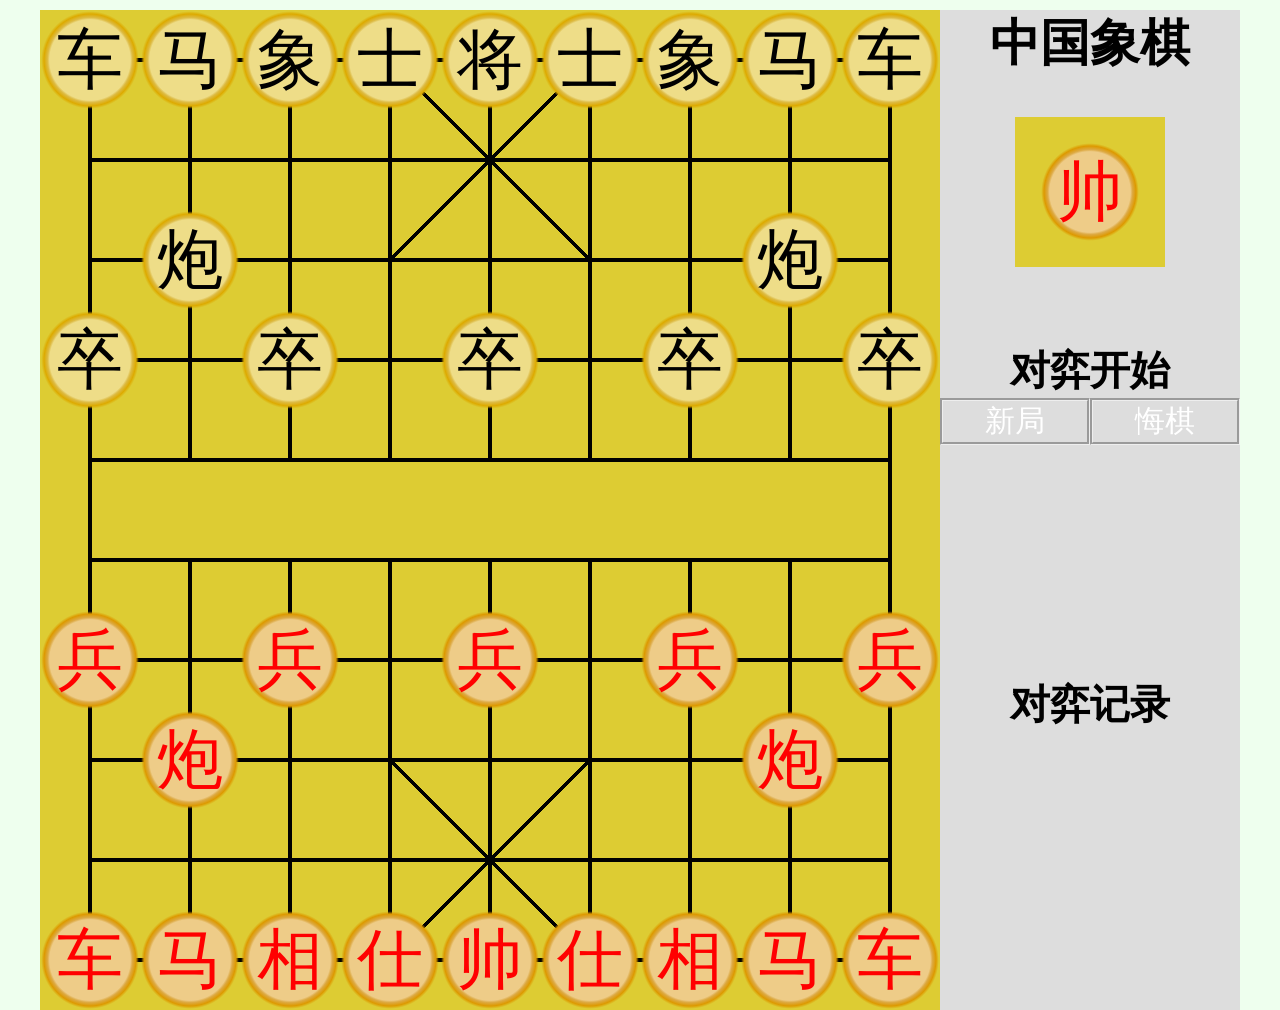
<file: index.html>
<!DOCTYPE html>
<html>
<head>
	<meta charset="UTF-8">
	<meta name="viewport" content="width=device-width">
	<link rel="stylesheet" type="text/css" href="cn-chess.css">
	<title>中国象棋</title>
</head>
<body>
	<div id="cn-chess">
		<div id="board">
			<div id="sq00">车</div>
			<div id="sq01">马</div>
			<div id="sq02">象</div>
			<div id="sq03">士</div>
			<div id="sq04">将</div>
			<div id="sq05">士</div>
			<div id="sq06">象</div>
			<div id="sq07">马</div>
			<div id="sq08">车</div>
			<div id="sq10"> </div>
			<div id="sq11"> </div>
			<div id="sq12"> </div>
			<div id="sq13"> </div>
			<div id="sq14"> </div>
			<div id="sq15"> </div>
			<div id="sq16"> </div>
			<div id="sq17"> </div>
			<div id="sq18"> </div>
			<div id="sq20"> </div>
			<div id="sq21">炮</div>
			<div id="sq22"> </div>
			<div id="sq23"> </div>
			<div id="sq24"> </div>
			<div id="sq25"> </div>
			<div id="sq26"> </div>
			<div id="sq27">炮</div>
			<div id="sq28"> </div>
			<div id="sq30">卒</div>
			<div id="sq31"> </div>
			<div id="sq32">卒</div>
			<div id="sq33"> </div>
			<div id="sq34">卒</div>
			<div id="sq35"> </div>
			<div id="sq36">卒</div>
			<div id="sq37"> </div>
			<div id="sq38">卒</div>
			<div id="sq40"> </div>
			<div id="sq41"> </div>
			<div id="sq42"> </div>
			<div id="sq43"> </div>
			<div id="sq44"> </div>
			<div id="sq45"> </div>
			<div id="sq46"> </div>
			<div id="sq47"> </div>
			<div id="sq48"> </div>
			<div id="sq50"> </div>
			<div id="sq51"> </div>
			<div id="sq52"> </div>
			<div id="sq53"> </div>
			<div id="sq54"> </div>
			<div id="sq55"> </div>
			<div id="sq56"> </div>
			<div id="sq57"> </div>
			<div id="sq58"> </div>
			<div id="sq60">兵</div>
			<div id="sq61"> </div>
			<div id="sq62">兵</div>
			<div id="sq63"> </div>
			<div id="sq64">兵</div>
			<div id="sq65"> </div>
			<div id="sq66">兵</div>
			<div id="sq67"> </div>
			<div id="sq68">兵</div>
			<div id="sq70"> </div>
			<div id="sq71">炮</div>
			<div id="sq72"> </div>
			<div id="sq73"> </div>
			<div id="sq74"> </div>
			<div id="sq75"> </div>
			<div id="sq76"> </div>
			<div id="sq77">炮</div>
			<div id="sq78"> </div>
			<div id="sq80"> </div>
			<div id="sq81"> </div>
			<div id="sq82"> </div>
			<div id="sq83"> </div>
			<div id="sq84"> </div>
			<div id="sq85"> </div>
			<div id="sq86"> </div>
			<div id="sq87"> </div>
			<div id="sq88"> </div>
			<div id="sq90">车</div>
			<div id="sq91">马</div>
			<div id="sq92">相</div>
			<div id="sq93">仕</div>
			<div id="sq94">帅</div>
			<div id="sq95">仕</div>
			<div id="sq96">相</div>
			<div id="sq97">马</div>
			<div id="sq98">车</div>
			
		</div>
		<div id= "information">
			<h1 id="name">中国象棋</h1>
			<p id="player"> </p>
		</div>
		<div id= "control">
			<h1 id="tip">对弈开始</h1>
			<p id="start">新局</p>
			<p id="retract">悔棋</p>
		</div>
		<div id="report">
			<h1>对弈记录</h1>
			<p> </p>
		</div>
	</div>
	<script type="text/javascript" src="global.js"></script>
	<script type="text/javascript" src="cn-chess.js"></script>
</body>
</html>
</file>
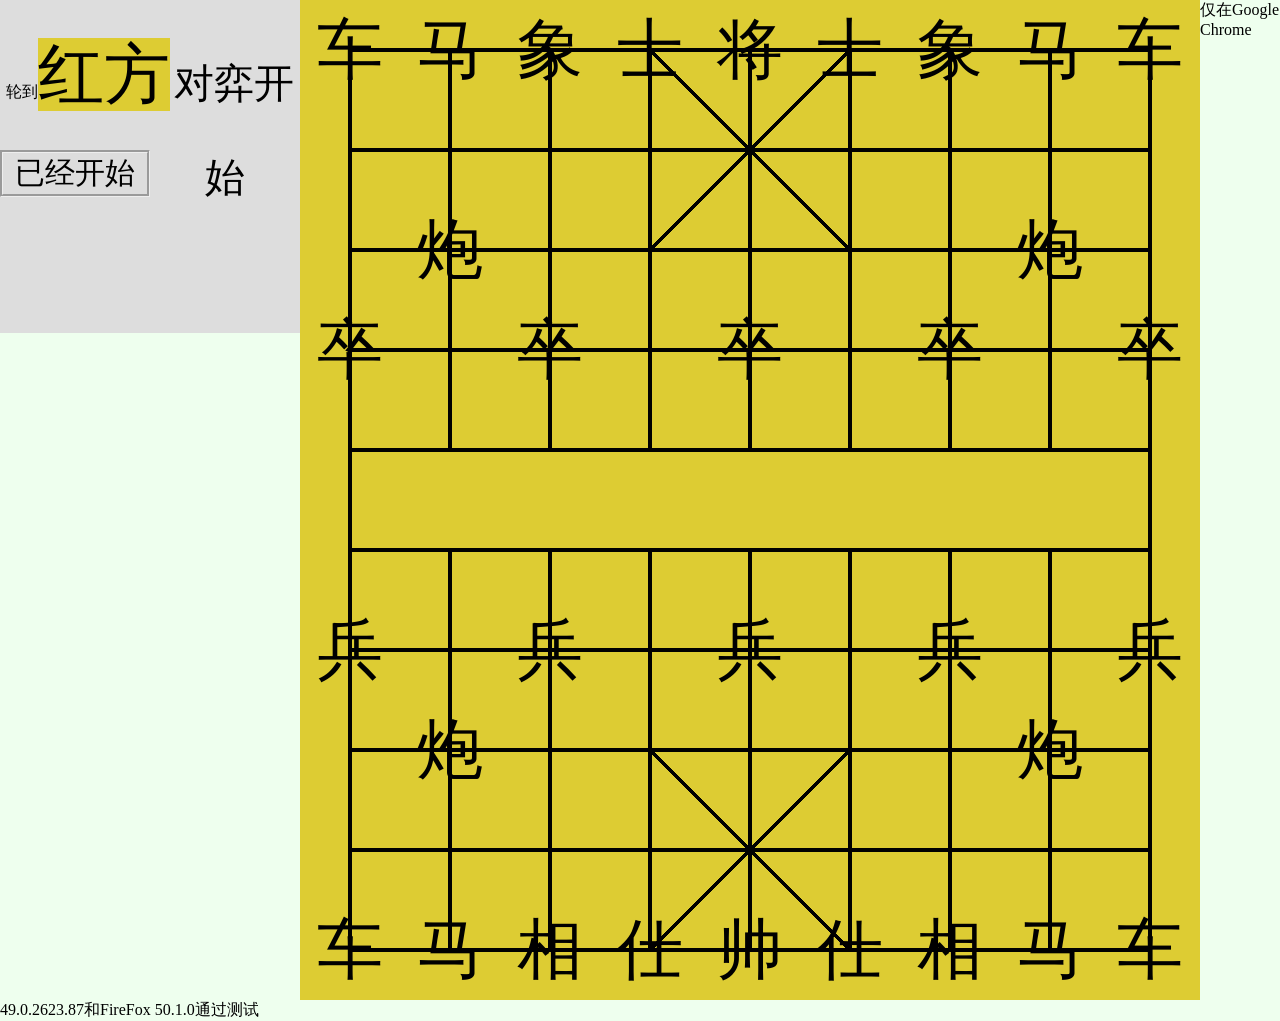
<file: cn-chess.html>
<!DOCTYPE html>
<html>
<head>
	<meta charset="UTF-8">
	<link rel="stylesheet" type="text/css" href="cn-chess.css">
	<title>中国象棋</title>
</head>
<body>
	<div id= "control">
		<p>轮到<span id="player">红方</span>
		<span id="tip">对弈开始</span>
		<span id="start">已经开始</span></p>
	</div>
	<div id="board">
		<div id="sq00">车</div>
		<div id="sq01">马</div>
		<div id="sq02">象</div>
		<div id="sq03">士</div>
		<div id="sq04">将</div>
		<div id="sq05">士</div>
		<div id="sq06">象</div>
		<div id="sq07">马</div>
		<div id="sq08">车</div>
		<div id="sq10"> </div>
		<div id="sq11"> </div>
		<div id="sq12"> </div>
		<div id="sq13"> </div>
		<div id="sq14"> </div>
		<div id="sq15"> </div>
		<div id="sq16"> </div>
		<div id="sq17"> </div>
		<div id="sq18"> </div>
		<div id="sq20"> </div>
		<div id="sq21">炮</div>
		<div id="sq22"> </div>
		<div id="sq23"> </div>
		<div id="sq24"> </div>
		<div id="sq25"> </div>
		<div id="sq26"> </div>
		<div id="sq27">炮</div>
		<div id="sq28"> </div>
		<div id="sq30">卒</div>
		<div id="sq31"> </div>
		<div id="sq32">卒</div>
		<div id="sq33"> </div>
		<div id="sq34">卒</div>
		<div id="sq35"> </div>
		<div id="sq36">卒</div>
		<div id="sq37"> </div>
		<div id="sq38">卒</div>
		<div id="sq40"> </div>
		<div id="sq41"> </div>
		<div id="sq42"> </div>
		<div id="sq43"> </div>
		<div id="sq44"> </div>
		<div id="sq45"> </div>
		<div id="sq46"> </div>
		<div id="sq47"> </div>
		<div id="sq48"> </div>
		<div id="sq50"> </div>
		<div id="sq51"> </div>
		<div id="sq52"> </div>
		<div id="sq53"> </div>
		<div id="sq54"> </div>
		<div id="sq55"> </div>
		<div id="sq56"> </div>
		<div id="sq57"> </div>
		<div id="sq58"> </div>
		<div id="sq60">兵</div>
		<div id="sq61"> </div>
		<div id="sq62">兵</div>
		<div id="sq63"> </div>
		<div id="sq64">兵</div>
		<div id="sq65"> </div>
		<div id="sq66">兵</div>
		<div id="sq67"> </div>
		<div id="sq68">兵</div>
		<div id="sq70"> </div>
		<div id="sq71">炮</div>
		<div id="sq72"> </div>
		<div id="sq73"> </div>
		<div id="sq74"> </div>
		<div id="sq75"> </div>
		<div id="sq76"> </div>
		<div id="sq77">炮</div>
		<div id="sq78"> </div>
		<div id="sq80"> </div>
		<div id="sq81"> </div>
		<div id="sq82"> </div>
		<div id="sq83"> </div>
		<div id="sq84"> </div>
		<div id="sq85"> </div>
		<div id="sq86"> </div>
		<div id="sq87"> </div>
		<div id="sq88"> </div>
		<div id="sq90">车</div>
		<div id="sq91">马</div>
		<div id="sq92">相</div>
		<div id="sq93">仕</div>
		<div id="sq94">帅</div>
		<div id="sq95">仕</div>
		<div id="sq96">相</div>
		<div id="sq97">马</div>
		<div id="sq98">车</div>
		
	</div>
	<p>仅在Google Chrome 49.0.2623.87和FireFox 50.1.0通过测试</p>

	<script type="text/javascript" src="cn-chess.js"></script>
</body>
</html>
</file>
<file: cn-chess.css>
body{
	-webkit-user-select:none;
    -moz-user-select:none;
    -ms-user-select:none;
    user-select:none;
    cursor: default;
    margin: 0;
    background-color: #efe;
}
p,h1{
	margin:0;
}
#cn-chess{
	margin: 10px auto;
	width: 1200px;
}
@media (max-width: 1200px) { 
  #cn-chess{ 
    width: 900px; 
  } 
}
h1{
	font-size: 40px;
}
/*信息*/
#control,#information,#report{
	background-color: #ddd;
	float: left;
	width:300px;
	height:333.33px;
	text-align: center;
}
	/*上*/
	#name{
		font-family: "隶书","楷体","楷体_GB2312";
		font-size: 50px;
	}
	#player{
		font-family: "隶书","楷体","楷体_GB2312";
		font-size: 66px;
		line-height: 150px;
		text-align: center;
		margin: 40px auto;
		background-color: #dc3;
		width:150px;
		height:150px;
		background-repeat: no-repeat;
		-webkit-background-size: 100px 100px;
		background-size: 100px 100px;
		background-position: center center;
	}
	/*中*/
	#tip{
		font-size: 40px;
	}
	#start,#retract{
		float: left;
		width: calc(50% - 6px);
		cursor: pointer;
		border: groove 3px;
		font-size: 30px;
	}
	/*下*/
	#report{
		font-size: 40px;
	}
/*棋盘*/
#board{
	background-color: #dc3;
	background-image: 
		/*横纵线*/
		repeating-linear-gradient(#000 0px, #000 4px, transparent 4px, transparent 100px), 
		repeating-linear-gradient(90deg,#000 0px, #000 4px, transparent 4px, transparent 100px),
		repeating-linear-gradient(90deg,#000 0px, #000 4px, transparent 4px, transparent 100px),
		linear-gradient(90deg,#000 4px, transparent 4px, transparent 800px,#000 800px),
		/*九宫斜线*/
		linear-gradient(45deg,transparent 49.5%,#000 49.5%, #000 50.5%, transparent 50.5%),
		linear-gradient(-45deg,transparent 49.5%,#000 49.5%, #000 50.5%, transparent 50.5%),
		linear-gradient(45deg,transparent 49.5%,#000 49.5%, #000 50.5%, transparent 50.5%),
		linear-gradient(-45deg,transparent 49.5%,#000 49.5%, #000 50.5%, transparent 50.5%);
	background-size: 804px 904px,804px 404px,804px 404px,804px 904px,204px 204px,204px 204px,204px 204px,204px 204px;
	background-repeat: no-repeat;
	background-position: left 48px top 48px, left 48px top 48px, left 48px bottom 48px, left 48px top 48px, left 348px top 48px,left 348px top 48px,left 348px bottom 48px,left 348px bottom 48px;
	width:900px;
	height:1000px;
	float: left;
}
#board>div{
	font-family: "隶书","楷体","楷体_GB2312";
	font-size: 66px;
	line-height: 100px;
	text-align: center;
	width:11.1111111%;
	height:10%;
	float: left;
}
/*#sq21,#sq71,#sq27,#sq77{
	background: radial-gradient(#000 15%, transparent 0);
}
#sq30,#sq32,#sq34,#sq36,#sq38,#sq60,#sq62,#sq64,#sq66,#sq68{
	background: radial-gradient(#000 12%, transparent 0);
}*/
/*事件*/
	/*信息*/
		/*上*/
		/*中*/
		#cn-chess .cantclick{
			color: #fff;
			cursor: default;
		}
	/*棋子*/
	.blackpiece{
		background-image:radial-gradient(#ed8 57%,#db4 60%,#da0 65%, transparent 69%);
		color: #000;
	}
	.redpiece{
		background-image:radial-gradient(#ec8 57%,#da4 60%,#d90 65%, transparent 69%);
		color: #f00;
	}
	.thispiece{
		outline: #00f dashed 6px;
		outline-offset: -3px;
	}
	.lastpiece{
		outline: #cec dashed 6px;
		outline-offset: -3px;
	}
</file>
